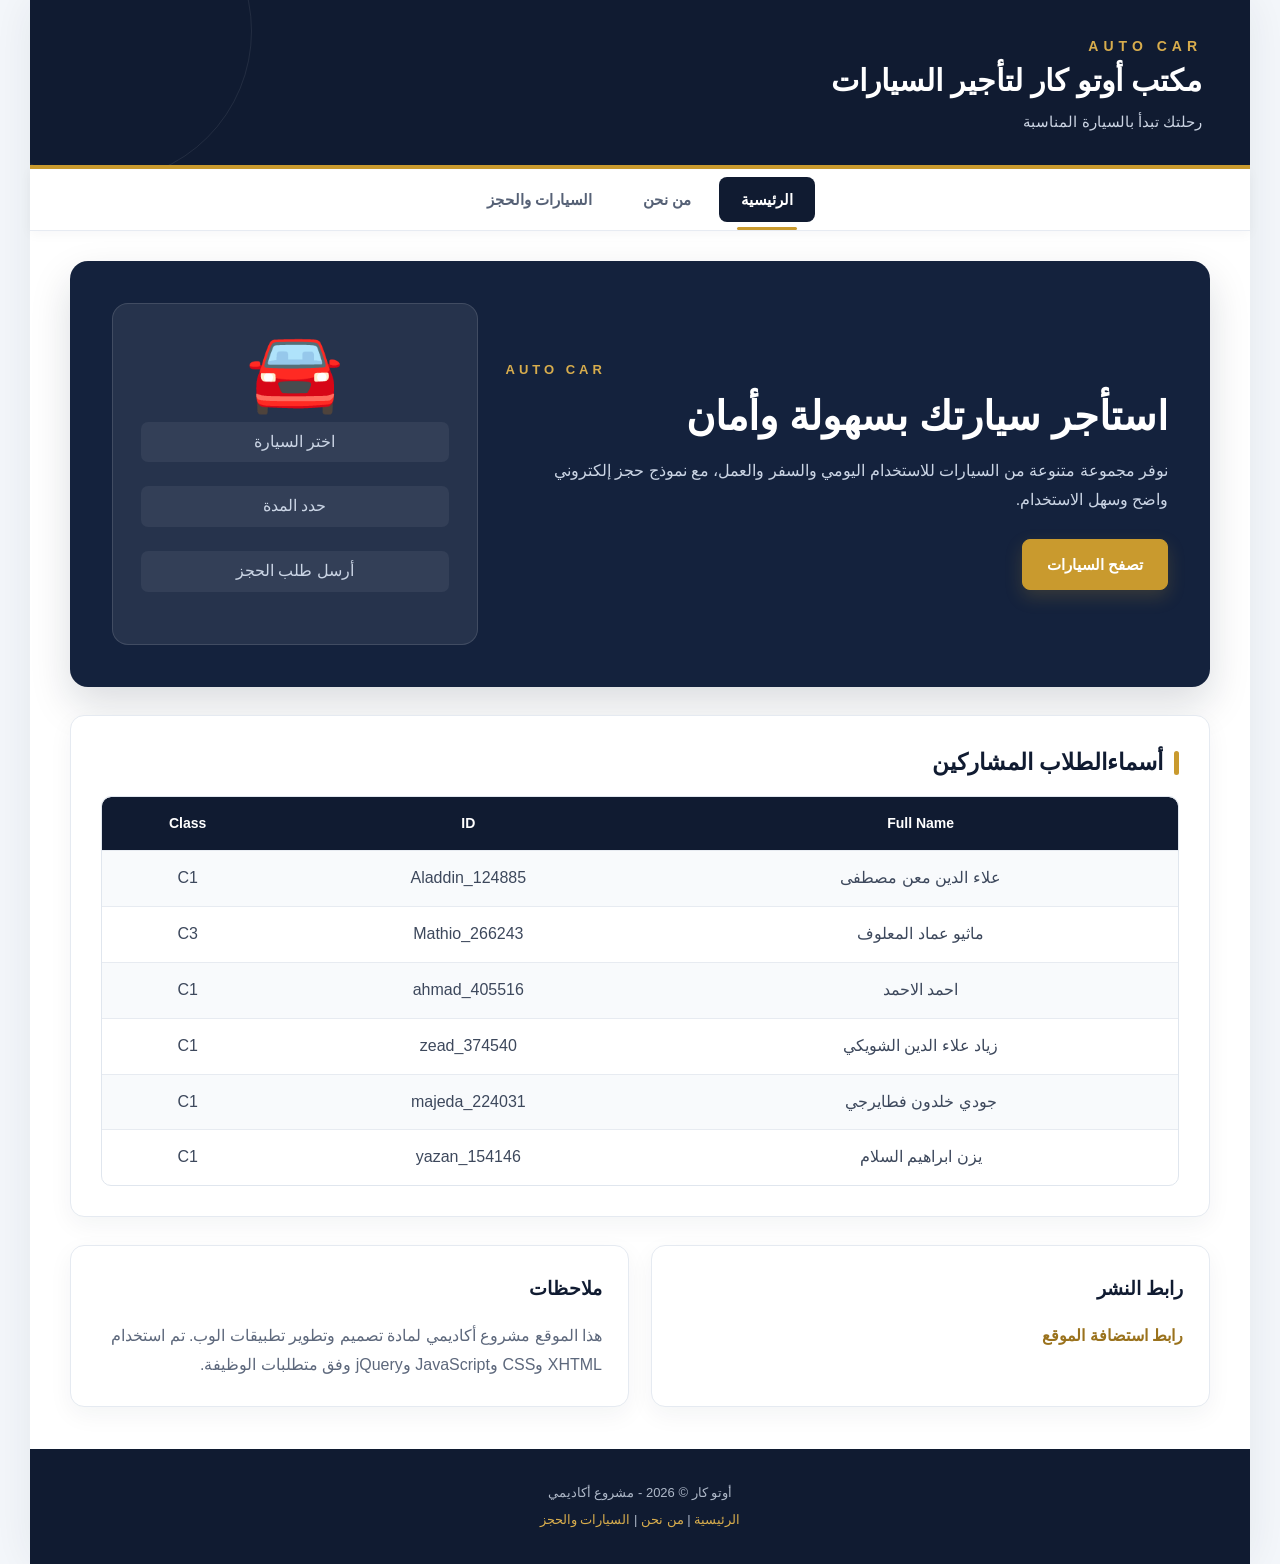
<file: index.html>
<?xml version="1.0" encoding="UTF-8"?>
<!DOCTYPE html PUBLIC "-//W3C//DTD XHTML 1.0 Strict//EN"
    "http://www.w3.org/TR/xhtml1/DTD/xhtml1-strict.dtd">
<html xmlns="http://www.w3.org/1999/xhtml" xml:lang="ar" lang="ar" dir="rtl">
<head>
    <meta http-equiv="Content-Type" content="text/html; charset=UTF-8" />
    <title>أوتو كار - تأجير السيارات</title>
    <link rel="stylesheet" type="text/css" href="style.css" />
</head>
<body>
    <div class="page">
        <div class="header">
            <div class="brand">AUTO CAR</div>
            <div class="brand-ar">مكتب أوتو كار لتأجير السيارات</div>
            <div class="tagline">رحلتك تبدأ بالسيارة المناسبة</div>
        </div>

        <div class="nav">
            <a class="active" href="home.html">الرئيسية</a>
            <a href="AboutUs.html">من نحن</a>
            <a href="Cars.html">السيارات والحجز</a>
        </div>

        <div class="hero">
            <div class="hero-text">
                <p class="eyebrow">AUTO CAR</p>
                <h1>استأجر سيارتك بسهولة وأمان</h1>
                <p>
                    نوفر مجموعة متنوعة من السيارات للاستخدام اليومي والسفر والعمل،
                    مع نموذج حجز إلكتروني واضح وسهل الاستخدام.
                </p>
                <a class="button" href="Cars.html">تصفح السيارات</a>
            </div>
            <div class="hero-card">
                <div class="hero-car">🚘</div>
                <p>اختر السيارة</p>
                <p>حدد المدة</p>
                <p>أرسل طلب الحجز</p>
            </div>
        </div>

        <div class="section">
            <h2>أسماءالطلاب المشاركين</h2>
          
            <table class="group-table">
                <tr>
                    <th>Full Name</th>
                    <th>ID</th>
                    <th>Class</th>
                </tr>
                <tr>
                    <td>علاء الدين معن مصطفى</td>
                    <td>Aladdin_124885</td>
                    <td>C1</td>
                </tr>
                <tr>
                    <td>ماثيو عماد المعلوف </td>
                    <td>Mathio_266243</td>
                    <td>C3</td>
                </tr>
                <tr>
                    <td>احمد الاحمد</td>
                    <td>ahmad_405516</td>
                    <td>C1</td>
                </tr>
                <tr>
                <td>زياد علاء الدين الشويكي </td>
                <td> zead_374540</td>
                <td> C1 </td>
                </tr>
               <tr> 
                <td>جودي خلدون فطايرجي </td>
                <td> majeda_224031</td>
                <td> C1 </td>
              </tr>
            <tr> 
                <td>يزن ابراهيم السلام </td>
                <td> yazan_154146</td>
                <td> C1 </td>
            </tr>
            </table>
        </div>

        <div class="info-grid">
            <div class="info-box">
                <h3>رابط النشر</h3>
                <p>
                    <a href="https://example.com" target="_blank"> رابط استضافة الموقع </a>
                </p>
            </div>
            <div class="info-box">
                <h3>ملاحظات</h3>
                <p>
                    هذا الموقع مشروع أكاديمي لمادة تصميم وتطوير تطبيقات الوب.
                    تم استخدام XHTML وCSS وJavaScript وjQuery وفق متطلبات الوظيفة.
                </p>
            </div>
        </div>

        <div class="footer">
            <p>أوتو كار &copy; 2026 - مشروع أكاديمي</p>
            <p><a href="home.html">الرئيسية</a> | <a href="AboutUs.html">من نحن</a> | <a href="Cars.html">السيارات والحجز</a></p>
        </div>
    </div>
</body>
</html>
</file>
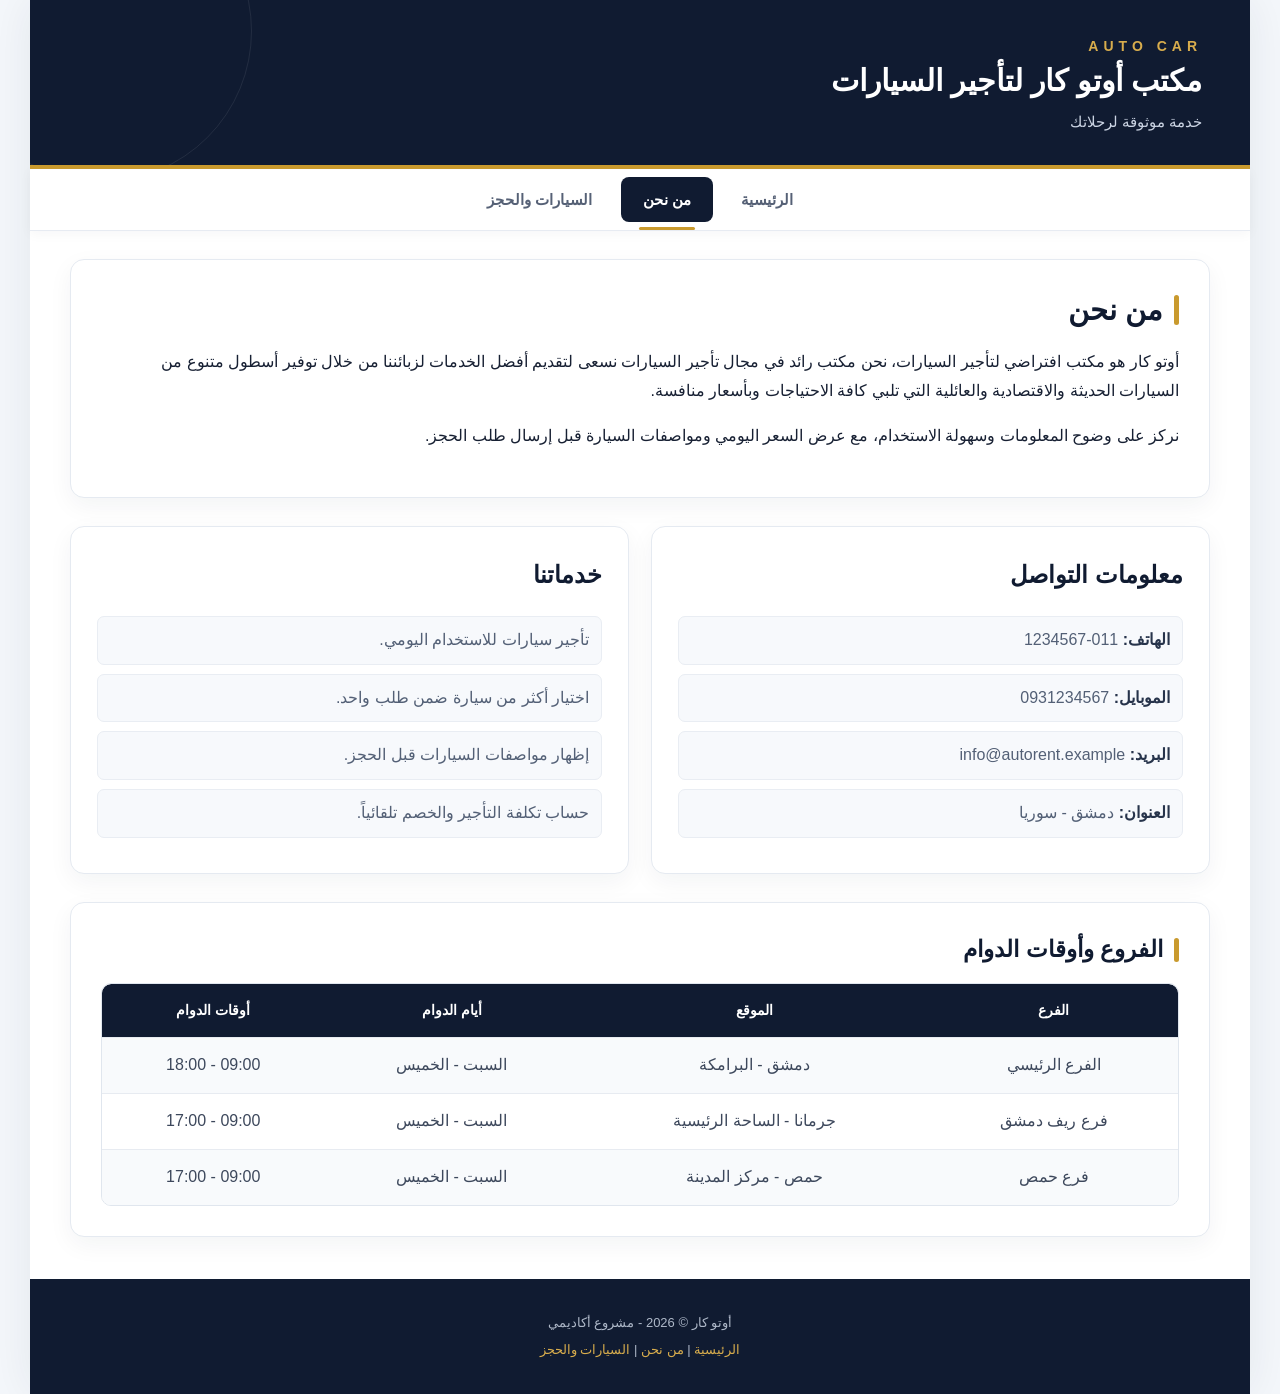
<file: AboutUs.html>
<?xml version="1.0" encoding="UTF-8"?>
<!DOCTYPE html PUBLIC "-//W3C//DTD XHTML 1.0 Strict//EN"
    "http://www.w3.org/TR/xhtml1/DTD/xhtml1-strict.dtd">
<html xmlns="http://www.w3.org/1999/xhtml" xml:lang="ar" lang="ar" dir="rtl">
<head>
    <meta http-equiv="Content-Type" content="text/html; charset=UTF-8" />
    <title>من نحن - أوتو كار</title>
    <link rel="stylesheet" type="text/css" href="style.css" />
</head>
<body>
    <div class="page">
        <div class="header">
            <div class="brand">AUTO CAR</div>
            <div class="brand-ar">مكتب أوتو كار لتأجير السيارات</div>
            <div class="tagline">خدمة موثوقة لرحلاتك</div>
        </div>

        <div class="nav">
            <a href="home.html">الرئيسية</a>
            <a class="active" href="AboutUs.html">من نحن</a>
            <a href="Cars.html">السيارات والحجز</a>
        </div>

        <div class="section">
            <h1>من نحن</h1>
            <p>
                أوتو كار هو مكتب افتراضي لتأجير السيارات،
                 نحن مكتب رائد في مجال تأجير السيارات نسعى لتقديم أفضل الخدمات لزبائننا من خلال 
                 توفير أسطول متنوع من السيارات الحديثة والاقتصادية والعائلية التي تلبي كافة الاحتياجات وبأسعار منافسة.</p>
            <p>
                نركز على وضوح المعلومات وسهولة الاستخدام، مع عرض السعر اليومي
                ومواصفات السيارة قبل إرسال طلب الحجز.
            </p>
        </div>

        <div class="info-grid">
            <div class="info-box">
                <h2>معلومات التواصل</h2>
                <ul class="clean-list">
                    <li><strong>الهاتف:</strong> 011-1234567</li>
                    <li><strong>الموبايل:</strong> 0931234567</li>
                    <li><strong>البريد:</strong> info@autorent.example</li>
                    <li><strong>العنوان:</strong> دمشق - سوريا</li>
                </ul>
            </div>
            <div class="info-box">
                <h2>خدماتنا</h2>
                <ul class="clean-list">
                    <li>تأجير سيارات للاستخدام اليومي.</li>
                    <li>اختيار أكثر من سيارة ضمن طلب واحد.</li>
                    <li>إظهار مواصفات السيارات قبل الحجز.</li>
                    <li>حساب تكلفة التأجير والخصم تلقائياً.</li>
                </ul>
            </div>
        </div>

        <div class="section">
            <h2>الفروع وأوقات الدوام</h2>
            <table class="group-table">
                <tr>
                    <th>الفرع</th>
                    <th>الموقع</th>
                    <th>أيام الدوام</th>
                    <th>أوقات الدوام</th>
                </tr>
                <tr>
                    <td>الفرع الرئيسي</td>
                    <td>دمشق - البرامكة</td>
                    <td>السبت - الخميس</td>
                    <td>09:00 - 18:00</td>
                </tr>
                <tr>
                    <td>فرع ريف دمشق</td>
                    <td>جرمانا - الساحة الرئيسية</td>
                    <td>السبت - الخميس</td>
                    <td>09:00 - 17:00</td>
                </tr>
                <tr>
                    <td>فرع حمص</td>
                    <td>حمص - مركز المدينة</td>
                    <td>السبت - الخميس</td>
                    <td>09:00 - 17:00</td>
                </tr>
            </table>
        </div>

        <div class="footer">
            <p>أوتو كار &copy; 2026 - مشروع أكاديمي</p>
            <p><a href="home.html">الرئيسية</a> | <a href="AboutUs.html">من نحن</a> | <a href="Cars.html">السيارات والحجز</a></p>
        </div>
    </div>
</body>
</html>
</file>
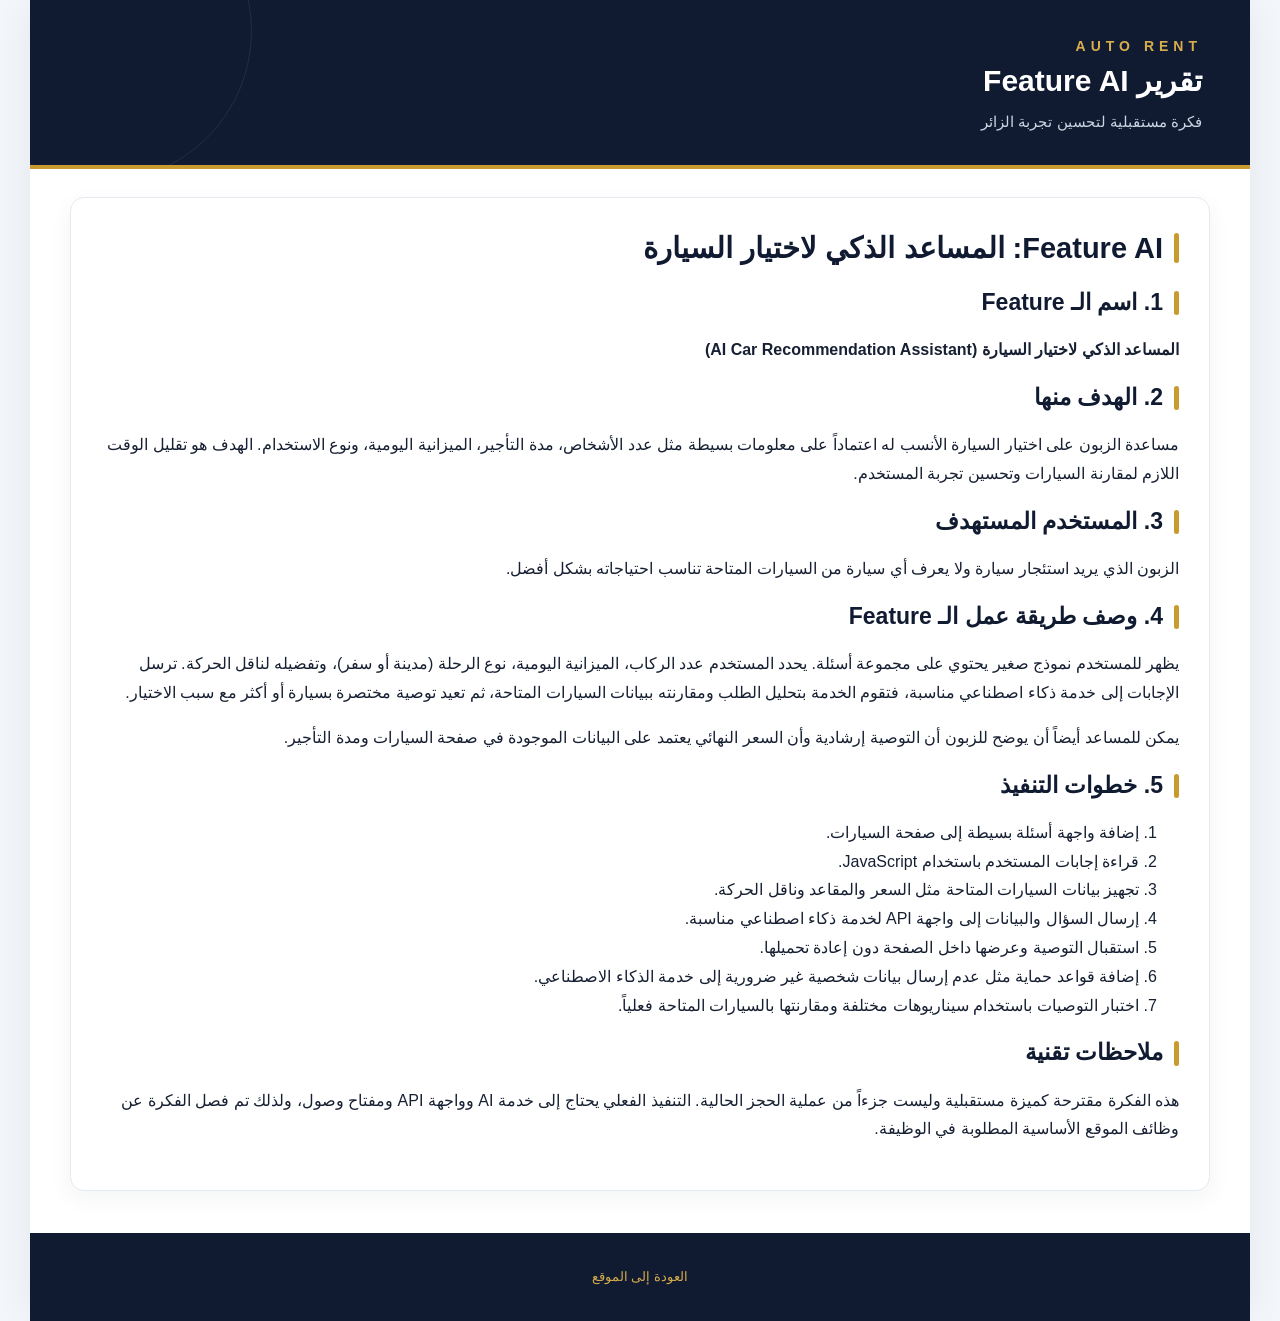
<file: AI_Feature_Report.html>
<?xml version="1.0" encoding="UTF-8"?>
<!DOCTYPE html PUBLIC "-//W3C//DTD XHTML 1.0 Strict//EN"
    "http://www.w3.org/TR/xhtml1/DTD/xhtml1-strict.dtd">
<html xmlns="http://www.w3.org/1999/xhtml" xml:lang="ar" lang="ar" dir="rtl">
<head>
    <meta http-equiv="Content-Type" content="text/html; charset=UTF-8" />
    <title>تقرير Feature AI - أوتو رنت</title>
    <link rel="stylesheet" type="text/css" href="style.css" />
</head>
<body>
    <div class="page">
        <div class="header">
            <div class="brand">AUTO RENT</div>
            <div class="brand-ar">تقرير Feature AI</div>
            <div class="tagline">فكرة مستقبلية لتحسين تجربة الزائر</div>
        </div>

        <div class="section">
            <h1>Feature AI: المساعد الذكي لاختيار السيارة</h1>

            <h2>1. اسم الـ Feature</h2>
            <p><strong>المساعد الذكي لاختيار السيارة (AI Car Recommendation Assistant)</strong></p>

            <h2>2. الهدف منها</h2>
            <p>
                مساعدة الزبون على اختيار السيارة الأنسب له اعتماداً على معلومات
                بسيطة مثل عدد الأشخاص، مدة التأجير، الميزانية اليومية، ونوع الاستخدام.
                الهدف هو تقليل الوقت اللازم لمقارنة السيارات وتحسين تجربة المستخدم.
            </p>

            <h2>3. المستخدم المستهدف</h2>
            <p>
                الزبون الذي يريد استئجار سيارة ولا يعرف أي سيارة من السيارات المتاحة
                تناسب احتياجاته بشكل أفضل.
            </p>

            <h2>4. وصف طريقة عمل الـ Feature</h2>
            <p>
                يظهر للمستخدم نموذج صغير يحتوي على مجموعة أسئلة. يحدد المستخدم عدد
                الركاب، الميزانية اليومية، نوع الرحلة (مدينة أو سفر)، وتفضيله لناقل
                الحركة. ترسل الإجابات إلى خدمة ذكاء اصطناعي مناسبة، فتقوم الخدمة
                بتحليل الطلب ومقارنته ببيانات السيارات المتاحة، ثم تعيد توصية مختصرة
                بسيارة أو أكثر مع سبب الاختيار.
            </p>
            <p>
                يمكن للمساعد أيضاً أن يوضح للزبون أن التوصية إرشادية وأن السعر النهائي
                يعتمد على البيانات الموجودة في صفحة السيارات ومدة التأجير.
            </p>

            <h2>5. خطوات التنفيذ</h2>
            <ol>
                <li>إضافة واجهة أسئلة بسيطة إلى صفحة السيارات.</li>
                <li>قراءة إجابات المستخدم باستخدام JavaScript.</li>
                <li>تجهيز بيانات السيارات المتاحة مثل السعر والمقاعد وناقل الحركة.</li>
                <li>إرسال السؤال والبيانات إلى واجهة API لخدمة ذكاء اصطناعي مناسبة.</li>
                <li>استقبال التوصية وعرضها داخل الصفحة دون إعادة تحميلها.</li>
                <li>إضافة قواعد حماية مثل عدم إرسال بيانات شخصية غير ضرورية إلى خدمة الذكاء الاصطناعي.</li>
                <li>اختبار التوصيات باستخدام سيناريوهات مختلفة ومقارنتها بالسيارات المتاحة فعلياً.</li>
            </ol>

            <h2>ملاحظات تقنية</h2>
            <p>
                هذه الفكرة مقترحة كميزة مستقبلية وليست جزءاً من عملية الحجز الحالية.
                التنفيذ الفعلي يحتاج إلى خدمة AI وواجهة API ومفتاح وصول، ولذلك تم فصل
                الفكرة عن وظائف الموقع الأساسية المطلوبة في الوظيفة.
            </p>
        </div>

        <div class="footer">
            <p><a href="home.html">العودة إلى الموقع</a></p>
        </div>
    </div>
</body>
</html>
</file>
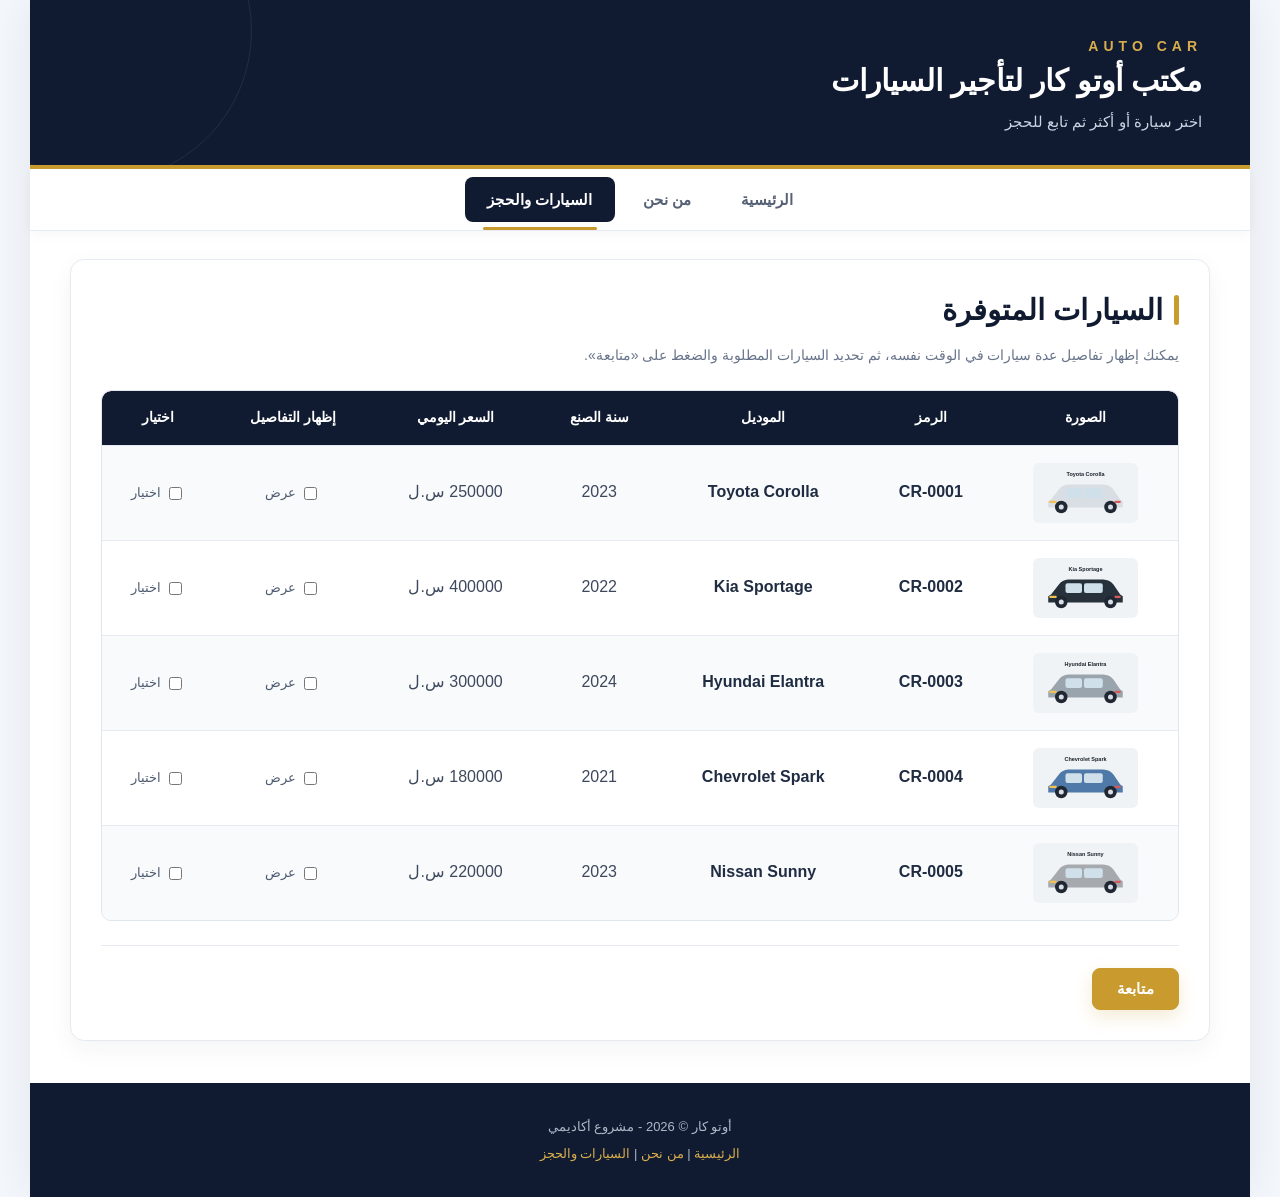
<file: Cars.html>
<?xml version="1.0" encoding="UTF-8"?>
<!DOCTYPE html PUBLIC "-//W3C//DTD XHTML 1.0 Strict//EN"
    "http://www.w3.org/TR/xhtml1/DTD/xhtml1-strict.dtd">
<html xmlns="http://www.w3.org/1999/xhtml" xml:lang="ar" lang="ar" dir="rtl">
<head>
    <meta http-equiv="Content-Type" content="text/html; charset=UTF-8" />
    <title>السيارات والحجز - أوتو كار</title>
    <link rel="stylesheet" type="text/css" href="style.css" />
</head>
<body>
    <div class="page">
        <div class="header">
            <div class="brand">AUTO CAR</div>
            <div class="brand-ar">مكتب أوتو كار لتأجير السيارات</div>
            <div class="tagline">اختر سيارة أو أكثر ثم تابع للحجز</div>
        </div>

        <div class="nav">
            <a href="home.html">الرئيسية</a>
            <a href="AboutUs.html">من نحن</a>
            <a class="active" href="Cars.html">السيارات والحجز</a>
        </div>

        <div class="section">
            <h1>السيارات المتوفرة</h1>
            <p class="note">يمكنك إظهار تفاصيل عدة سيارات في الوقت نفسه، ثم تحديد السيارات المطلوبة والضغط على «متابعة».</p>

            <table class="cars-table">
                <tr>
                    <th>الصورة</th>
                    <th>الرمز</th>
                    <th>الموديل</th>
                    <th>سنة الصنع</th>
                    <th>السعر اليومي</th>
                    <th>إظهار التفاصيل</th>
                    <th>اختيار</th>
                </tr>

                <tr>
                    <td><img src="car1.svg" alt="Toyota Corolla" class="car-image" /></td>
                    <td>CR-0001</td>
                    <td>Toyota Corolla</td>
                    <td>2023</td>
                    <td>250000 س.ل</td>
                    <td>
                        <input type="checkbox" class="details-toggle" id="details1" />
                        <label for="details1">عرض</label>
                        <div class="car-details">
                            <strong>نوع الوقود:</strong> بنزين<br />
                            <strong>ناقل الحركة:</strong> أوتوماتيك<br />
                            <strong>عدد المقاعد:</strong> 5<br />
                            <strong>عداد الكيلومترات:</strong> 32000 كم<br />
                            <strong>اللون:</strong> أبيض
                        </div>
                    </td>
                    <td>
                        <input type="checkbox" class="car-select" id="car1" value="CR-001" />
                        <label for="car1">اختيار</label>
                    </td>
                </tr>

                <tr>
                    <td><img src="car2.svg" alt="Kia Sportage" class="car-image" /></td>
                    <td>CR-0002</td>
                    <td>Kia Sportage</td>
                    <td>2022</td>
                    <td>400000 س.ل</td>
                    <td>
                        <input type="checkbox" class="details-toggle" id="details2" />
                        <label for="details2">عرض</label>
                        <div class="car-details">
                            <strong>نوع الوقود:</strong> بنزين<br />
                            <strong>ناقل الحركة:</strong> أوتوماتيك<br />
                            <strong>عدد المقاعد:</strong> 5<br />
                            <strong>عداد الكيلومترات:</strong> 41000 كم<br />
                            <strong>اللون:</strong> أسود
                        </div>
                    </td>
                    <td>
                        <input type="checkbox" class="car-select" id="car2" value="CR-002" />
                        <label for="car2">اختيار</label>
                    </td>
                </tr>

                <tr>
                    <td><img src="car3.svg" alt="Hyundai Elantra" class="car-image" /></td>
                    <td>CR-0003</td>
                    <td>Hyundai Elantra</td>
                    <td>2024</td>
                    <td>300000 س.ل</td>
                    <td>
                        <input type="checkbox" class="details-toggle" id="details3" />
                        <label for="details3">عرض</label>
                        <div class="car-details">
                            <strong>نوع الوقود:</strong> بنزين<br />
                            <strong>ناقل الحركة:</strong> أوتوماتيك<br />
                            <strong>عدد المقاعد:</strong> 5<br />
                            <strong>عداد الكيلومترات:</strong> 18000 كم<br />
                            <strong>اللون:</strong> رمادي
                        </div>
                    </td>
                    <td>
                        <input type="checkbox" class="car-select" id="car3" value="CR-003" />
                        <label for="car3">اختيار</label>
                    </td>
                </tr>

                <tr>
                    <td><img src="car4.svg" alt="Chevrolet Spark" class="car-image" /></td>
                    <td>CR-0004</td>
                    <td>Chevrolet Spark</td>
                    <td>2021</td>
                    <td>180000 س.ل</td>
                    <td>
                        <input type="checkbox" class="details-toggle" id="details4" />
                        <label for="details4">عرض</label>
                        <div class="car-details">
                            <strong>نوع الوقود:</strong> بنزين<br />
                            <strong>ناقل الحركة:</strong> يدوي<br />
                            <strong>عدد المقاعد:</strong> 4<br />
                            <strong>عداد الكيلومترات:</strong> 55000 كم<br />
                            <strong>اللون:</strong> أزرق
                        </div>
                    </td>
                    <td>
                        <input type="checkbox" class="car-select" id="car4" value="CR-004" />
                        <label for="car4">اختيار</label>
                    </td>
                </tr>

                <tr>
                    <td><img src="car5.svg" alt="Nissan Sunny" class="car-image" /></td>
                    <td>CR-0005</td>
                    <td>Nissan Sunny</td>
                    <td>2023</td>
                    <td>220000 س.ل</td>
                    <td>
                        <input type="checkbox" class="details-toggle" id="details5" />
                        <label for="details5">عرض</label>
                        <div class="car-details">
                            <strong>نوع الوقود:</strong> بنزين<br />
                            <strong>ناقل الحركة:</strong> أوتوماتيك<br />
                            <strong>عدد المقاعد:</strong> 5<br />
                            <strong>عداد الكيلومترات:</strong> 29000 كم<br />
                            <strong>اللون:</strong> فضي
                        </div>
                    </td>
                    <td>
                        <input type="checkbox" class="car-select" id="car5" value="CR-005" />
                        <label for="car5">اختيار</label>
                    </td>
                </tr>
            </table>

            <div class="continue-area">
                <button type="button" id="continueButton" class="button">متابعة</button>
                <p id="selectionMessage" class="error-message"></p>
            </div>
        </div>

        <div id="bookingSection" class="section hidden">
            <h2>نموذج طلب الحجز</h2>
            <p>السيارات المختارة: <span id="selectedCarsText">-</span></p>

            <form id="bookingForm" action="#" method="post">
                <fieldset>
                    <legend>بيانات مقدم الطلب</legend>

                    <div class="form-row">
                        <label for="fullName">الاسم الكامل <span class="required">*</span></label>
                        <input type="text" id="fullName" name="fullName" />
                        <span id="fullNameError" class="field-error"></span>
                    </div>

                    <div class="form-row">
                        <label for="nationalId">الرقم الوطني <span class="required">*</span></label>
                        <input type="text" id="nationalId" name="nationalId" maxlength="11" />
                        <span class="hint">11 خانة، وأول خانتين من 01 إلى 14.</span>
                        <span id="nationalIdError" class="field-error"></span>
                    </div>

                    <div class="form-row">
                        <label for="startDate">تاريخ بداية التأجير <span class="required">*</span></label>
                        <input type="text" id="startDate" name="startDate" maxlength="10" placeholder="dd-mm-yyyy" />
                        <span id="startDateError" class="field-error"></span>
                    </div>

                    <div class="form-row">
                        <label for="endDate">تاريخ نهاية التأجير <span class="required">*</span></label>
                        <input type="text" id="endDate" name="endDate" maxlength="10" placeholder="dd-mm-yyyy" />
                        <span id="endDateError" class="field-error"></span>
                    </div>

                    <div class="form-row">
                        <label for="mobile">رقم الموبايل</label>
                        <input type="text" id="mobile" name="mobile" maxlength="10" />
                        <span class="hint">مثال: 0931234567</span>
                        <span id="mobileError" class="field-error"></span>
                    </div>

                    <div class="form-row">
                        <label for="email">البريد الإلكتروني</label>
                        <input type="text" id="email" name="email" />
                        <span id="emailError" class="field-error"></span>
                    </div>

                    <div class="form-actions">
                        <button type="submit" class="button">إرسال</button>
                        <button type="reset" id="resetButton" class="button secondary">مسح</button>
                    </div>
                </fieldset>
            </form>
        </div>

        <div id="resultBox" class="result-box hidden"></div>

        <div class="footer">
            <p>أوتو كار &copy; 2026 - مشروع أكاديمي</p>
            <p><a href="home.html">الرئيسية</a> | <a href="AboutUs.html">من نحن</a> | <a href="Cars.html">السيارات والحجز</a></p>
        </div>
    </div>

    <script type="text/javascript" src="https://code.jquery.com/jquery-3.7.1.min.js"></script>
    <script type="text/javascript" src="myFunctions.js"></script>
</body>
</html>
</file>
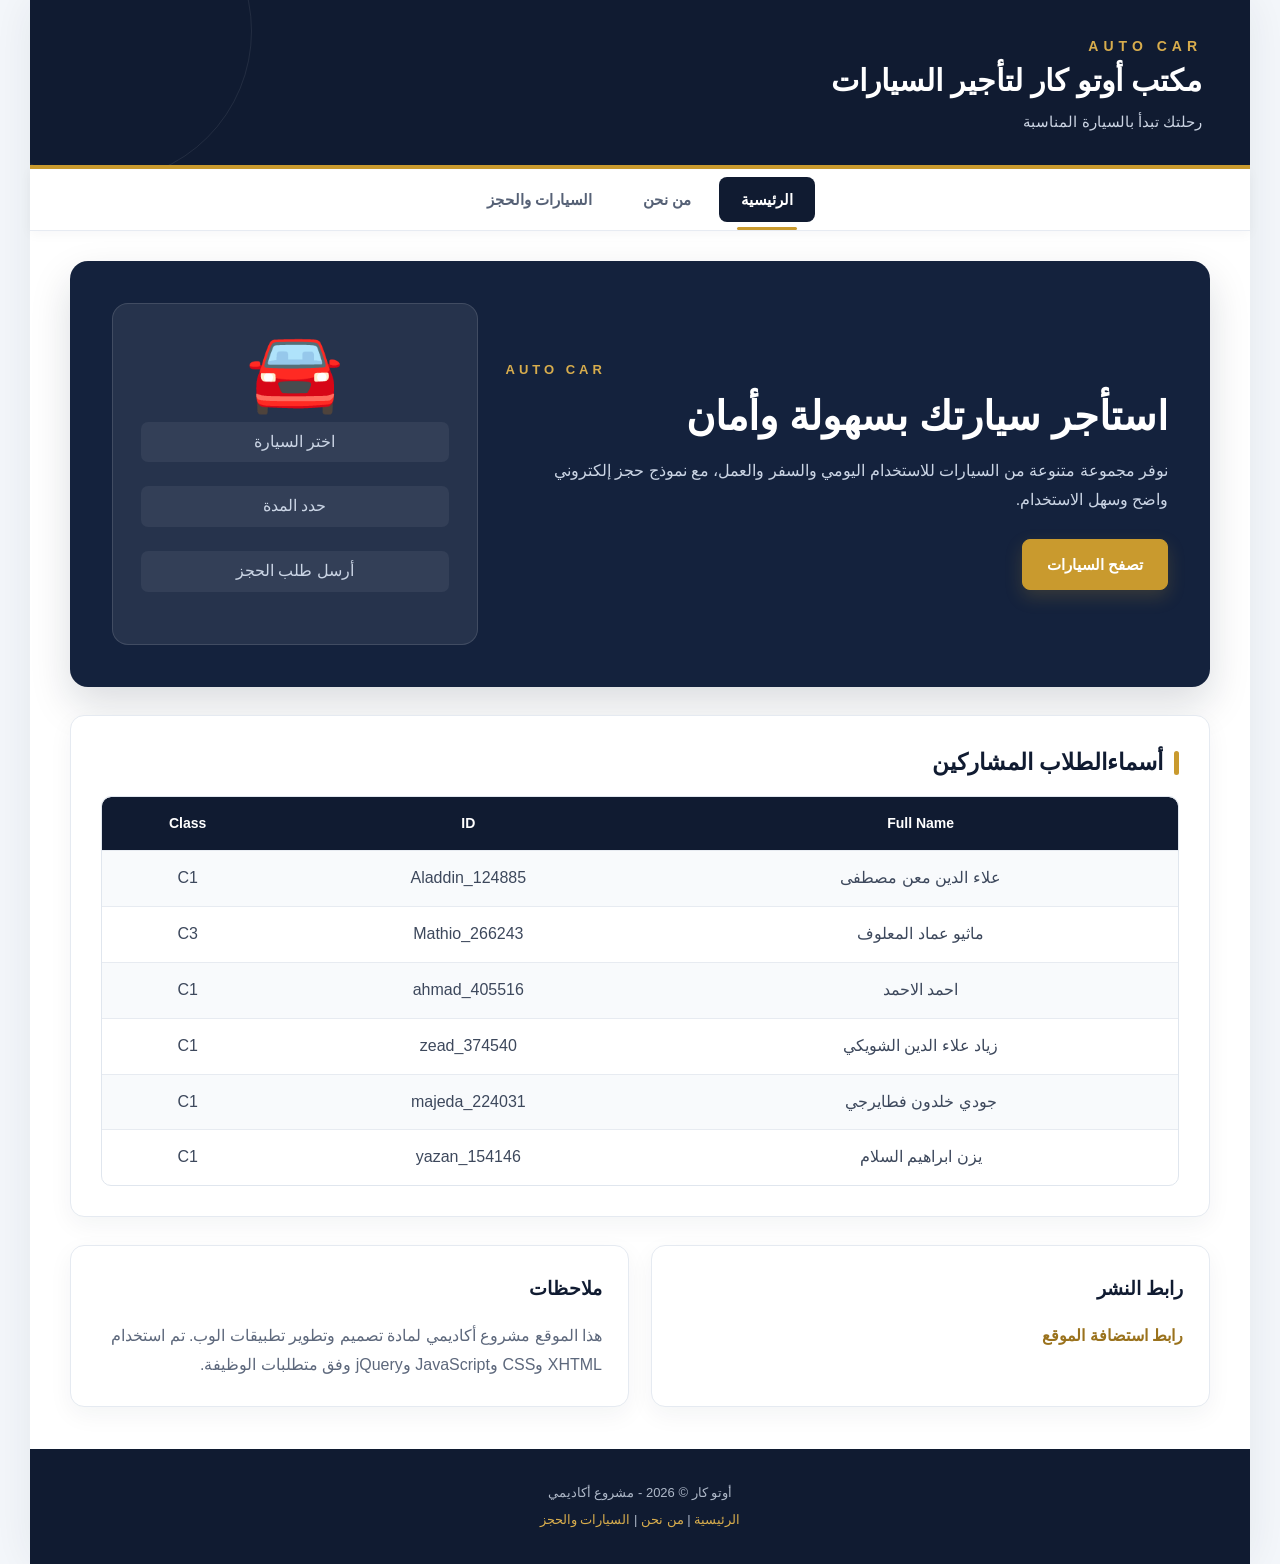
<file: home.html>
<?xml version="1.0" encoding="UTF-8"?>
<!DOCTYPE html PUBLIC "-//W3C//DTD XHTML 1.0 Strict//EN"
    "http://www.w3.org/TR/xhtml1/DTD/xhtml1-strict.dtd">
<html xmlns="http://www.w3.org/1999/xhtml" xml:lang="ar" lang="ar" dir="rtl">
<head>
    <meta http-equiv="Content-Type" content="text/html; charset=UTF-8" />
    <title>أوتو كار - تأجير السيارات</title>
    <link rel="stylesheet" type="text/css" href="style.css" />
</head>
<body>
    <div class="page">
        <div class="header">
            <div class="brand">AUTO CAR</div>
            <div class="brand-ar">مكتب أوتو كار لتأجير السيارات</div>
            <div class="tagline">رحلتك تبدأ بالسيارة المناسبة</div>
        </div>

        <div class="nav">
            <a class="active" href="home.html">الرئيسية</a>
            <a href="AboutUs.html">من نحن</a>
            <a href="Cars.html">السيارات والحجز</a>
        </div>

        <div class="hero">
            <div class="hero-text">
                <p class="eyebrow">AUTO CAR</p>
                <h1>استأجر سيارتك بسهولة وأمان</h1>
                <p>
                    نوفر مجموعة متنوعة من السيارات للاستخدام اليومي والسفر والعمل،
                    مع نموذج حجز إلكتروني واضح وسهل الاستخدام.
                </p>
                <a class="button" href="Cars.html">تصفح السيارات</a>
            </div>
            <div class="hero-card">
                <div class="hero-car">🚘</div>
                <p>اختر السيارة</p>
                <p>حدد المدة</p>
                <p>أرسل طلب الحجز</p>
            </div>
        </div>

        <div class="section">
            <h2>أسماءالطلاب المشاركين</h2>
          
            <table class="group-table">
                <tr>
                    <th>Full Name</th>
                    <th>ID</th>
                    <th>Class</th>
                </tr>
                <tr>
                    <td>علاء الدين معن مصطفى</td>
                    <td>Aladdin_124885</td>
                    <td>C1</td>
                </tr>
                <tr>
                    <td>ماثيو عماد المعلوف </td>
                    <td>Mathio_266243</td>
                    <td>C3</td>
                </tr>
                <tr>
                    <td>احمد الاحمد</td>
                    <td>ahmad_405516</td>
                    <td>C1</td>
                </tr>
                <tr>
                <td>زياد علاء الدين الشويكي </td>
                <td> zead_374540</td>
                <td> C1 </td>
                </tr>
               <tr> 
                <td>جودي خلدون فطايرجي </td>
                <td> majeda_224031</td>
                <td> C1 </td>
              </tr>
            <tr> 
                <td>يزن ابراهيم السلام </td>
                <td> yazan_154146</td>
                <td> C1 </td>
            </tr>
            </table>
        </div>

        <div class="info-grid">
            <div class="info-box">
                <h3>رابط النشر</h3>
                <p>
                    <a href="https://example.com" target="_blank"> رابط استضافة الموقع </a>
                </p>
            </div>
            <div class="info-box">
                <h3>ملاحظات</h3>
                <p>
                    هذا الموقع مشروع أكاديمي لمادة تصميم وتطوير تطبيقات الوب.
                    تم استخدام XHTML وCSS وJavaScript وjQuery وفق متطلبات الوظيفة.
                </p>
            </div>
        </div>

        <div class="footer">
            <p>أوتو كار &copy; 2026 - مشروع أكاديمي</p>
            <p><a href="home.html">الرئيسية</a> | <a href="AboutUs.html">من نحن</a> | <a href="Cars.html">السيارات والحجز</a></p>
        </div>
    </div>
</body>
</html>
</file>
<file: style.css>
@charset "UTF-8";

* {
    box-sizing: border-box;
}

html {
    min-height: 100%;
    scroll-behavior: smooth;
}

body {
    margin: 0;
    min-height: 100%;
    background: #f4f7fb;
    color: #172033;
    font-family: Tahoma, Arial, "Segoe UI", sans-serif;
    font-size: 16px;
    line-height: 1.8;
}

a {
    color: inherit;
    text-decoration: none;
}

a:focus,
button:focus,
input:focus {
    outline: 3px solid rgba(202, 153, 45, 0.28);
    outline-offset: 2px;
}

.page {
    width: 100%;
    max-width: 1220px;
    min-height: 100vh;
    margin: 0 auto;
    background: #ffffff;
    box-shadow: 0 0 45px rgba(20, 32, 55, 0.08);
}

/* ---------- Header ---------- */

.header {
    position: relative;
    overflow: hidden;
    padding: 34px 48px 30px;
    color: #ffffff;
    text-align: right;
    background: #101b31;
    border-bottom: 4px solid #c99a2e;
}

.header:after {
    content: "";
    position: absolute;
    left: -80px;
    top: -120px;
    width: 300px;
    height: 300px;
    border: 1px solid rgba(255, 255, 255, 0.08);
    border-radius: 50%;
}

.brand {
    position: relative;
    z-index: 1;
    direction: ltr;
    color: #d8ad4d;
    font-size: 14px;
    font-weight: bold;
    letter-spacing: 5px;
}

.brand-ar {
    position: relative;
    z-index: 1;
    margin-top: 2px;
    font-size: 30px;
    font-weight: bold;
    line-height: 1.35;
}

.tagline {
    position: relative;
    z-index: 1;
    margin-top: 6px;
    color: #cbd4e3;
    font-size: 15px;
}

/* ---------- Navigation ---------- */

.nav {
    display: flex;
    align-items: center;
    justify-content: center;
    gap: 6px;
    min-height: 62px;
    padding: 8px 24px;
    background: #ffffff;
    border-bottom: 1px solid #e7ebf2;
    box-shadow: 0 3px 12px rgba(20, 32, 55, 0.04);
}

.nav a {
    position: relative;
    display: block;
    padding: 9px 22px;
    color: #566176;
    border-radius: 8px;
    font-size: 15px;
    font-weight: bold;
    transition: background 0.2s ease, color 0.2s ease;
}

.nav a:hover {
    color: #101b31;
    background: #f2f5f9;
}

.nav a.active {
    color: #ffffff;
    background: #101b31;
}

.nav a.active:after {
    content: "";
    position: absolute;
    right: 18px;
    bottom: -8px;
    left: 18px;
    height: 3px;
    background: #c99a2e;
    border-radius: 3px;
}

/* ---------- Hero ---------- */

.hero {
    display: grid;
    grid-template-columns: 1.45fr 0.8fr;
    gap: 28px;
    align-items: stretch;
    margin: 30px 40px 8px;
    padding: 42px;
    min-height: 350px;
    overflow: hidden;
    color: #ffffff;
    background: #14223d;
    border-radius: 18px;
    box-shadow: 0 18px 40px rgba(16, 27, 49, 0.15);
}

.hero-text {
    align-self: center;
}

.eyebrow {
    margin: 0 0 8px;
    color: #d8ad4d;
    font-size: 13px;
    font-weight: bold;
    letter-spacing: 4px;
    direction: ltr;
}

.hero h1 {
    margin: 0 0 14px;
    max-width: 650px;
    color: #ffffff;
    font-size: 40px;
    line-height: 1.35;
}

.hero p:not(.eyebrow) {
    max-width: 650px;
    margin: 0 0 24px;
    color: #cbd5e5;
    font-size: 16px;
}

.hero-card {
    display: flex;
    flex-direction: column;
    justify-content: center;
    align-items: center;
    padding: 28px;
    text-align: center;
    background: rgba(255, 255, 255, 0.08);
    border: 1px solid rgba(255, 255, 255, 0.12);
    border-radius: 16px;
}

.hero-car {
    margin-bottom: 12px;
    font-size: 78px;
    line-height: 1;
}

.hero-card p {
    width: 100%;
    margin: 4px 0;
    padding: 6px 12px;
    color: #ffffff;
    background: rgba(255, 255, 255, 0.06);
    border-radius: 7px;
}

/* ---------- Buttons ---------- */

.button {
    display: inline-block;
    padding: 11px 24px;
    color: #ffffff;
    background: #c99a2e;
    border: 1px solid #c99a2e;
    border-radius: 8px;
    font-family: inherit;
    font-size: 15px;
    font-weight: bold;
    cursor: pointer;
    box-shadow: 0 7px 18px rgba(201, 154, 46, 0.2);
    transition: transform 0.2s ease, background 0.2s ease, box-shadow 0.2s ease;
}

.button:hover {
    color: #ffffff;
    background: #ad8121;
    border-color: #ad8121;
    transform: translateY(-1px);
    box-shadow: 0 10px 22px rgba(201, 154, 46, 0.28);
}

.button.secondary {
    color: #334057;
    background: #eef2f7;
    border-color: #dce3ed;
    box-shadow: none;
}

.button.secondary:hover {
    color: #172033;
    background: #e3e8f0;
}

/* ---------- Main Sections ---------- */

.section {
    margin: 28px 40px;
    padding: 30px;
    background: #ffffff;
    border: 1px solid #e5eaf1;
    border-radius: 14px;
    box-shadow: 0 8px 24px rgba(25, 40, 65, 0.05);
}

.section h1,
.section h2 {
    position: relative;
    margin: 0 0 18px;
    padding-right: 16px;
    color: #101b31;
    line-height: 1.4;
}

.section h1 {
    font-size: 29px;
}

.section h2 {
    font-size: 23px;
}

.section h1:before,
.section h2:before {
    content: "";
    position: absolute;
    top: 5px;
    right: 0;
    width: 5px;
    height: 75%;
    min-height: 22px;
    background: #c99a2e;
    border-radius: 5px;
}

.note {
    margin: -5px 0 22px;
    color: #68748a;
    font-size: 14px;
}

.info-grid {
    display: grid;
    grid-template-columns: repeat(2, minmax(0, 1fr));
    gap: 22px;
    margin: 28px 40px;
}

.info-box {
    padding: 26px;
    background: #ffffff;
    border: 1px solid #e5eaf1;
    border-radius: 14px;
    box-shadow: 0 8px 24px rgba(25, 40, 65, 0.05);
}

.info-box h2,
.info-box h3 {
    margin-top: 0;
    color: #101b31;
}

.info-box h3 {
    margin-bottom: 8px;
    font-size: 19px;
}

.info-box p {
    margin-bottom: 0;
    color: #5d687c;
}

.info-box a {
    color: #9a721d;
    font-weight: bold;
}

.info-box a:hover {
    text-decoration: underline;
}

/* ---------- Tables ---------- */

.group-table,
.cars-table {
    width: 100%;
    border-collapse: separate;
    border-spacing: 0;
    overflow: hidden;
    border: 1px solid #e0e6ee;
    border-radius: 10px;
    background: #ffffff;
}

.group-table th,
.cars-table th {
    padding: 14px 12px;
    color: #ffffff;
    background: #101b31;
    border: 0;
    font-size: 14px;
    font-weight: bold;
}

.group-table td,
.cars-table td {
    padding: 13px 12px;
    color: #3d485c;
    text-align: center;
    border-top: 1px solid #e7ebf1;
    vertical-align: middle;
}

.group-table tr:nth-child(even) td,
.cars-table tr:nth-child(even) td {
    background: #f8fafc;
}

.group-table tr:hover td,
.cars-table tr:hover td {
    background: #f4f7fb;
}

.group-table tr:first-child th:first-child,
.cars-table tr:first-child th:first-child {
    border-top-right-radius: 9px;
}

.group-table tr:first-child th:last-child,
.cars-table tr:first-child th:last-child {
    border-top-left-radius: 9px;
}

/* ---------- Cars ---------- */

.cars-table {
    min-width: 920px;
}

.cars-table td:nth-child(2),
.cars-table td:nth-child(3) {
    font-weight: bold;
    color: #202c42;
}

.car-image {
    display: block;
    width: 105px;
    height: 68px;
    margin: 0 auto;
    object-fit: contain;
    transition: transform 0.2s ease;
}

.cars-table tr:hover .car-image {
    transform: scale(1.06);
}

.cars-table input[type="checkbox"] {
    accent-color: #c99a2e;
    vertical-align: middle;
}

.cars-table label {
    color: #4e5b70;
    font-size: 13px;
    cursor: pointer;
}

.car-details {
    display: none;
    margin-top: 12px;
    padding: 12px;
    color: #526075;
    background: #f5f7fa;
    border-right: 3px solid #c99a2e;
    border-radius: 7px;
    text-align: right;
    font-size: 13px;
    line-height: 1.9;
}

.continue-area {
    display: flex;
    align-items: center;
    gap: 18px;
    margin-top: 24px;
    padding-top: 22px;
    border-top: 1px solid #e7ebf1;
}

.error-message,
.field-error {
    color: #b42318;
    font-size: 13px;
    font-weight: bold;
}

.hidden {
    display: none;
}

/* ---------- Forms ---------- */

fieldset {
    margin: 0;
    padding: 25px;
    border: 1px solid #dfe5ed;
    border-radius: 12px;
    background: #fbfcfe;
}

legend {
    padding: 0 10px;
    color: #101b31;
    font-size: 18px;
    font-weight: bold;
}

.form-row {
    display: grid;
    grid-template-columns: 190px minmax(0, 1fr);
    align-items: center;
    gap: 14px;
    margin-bottom: 17px;
}

.form-row label {
    color: #2b374d;
    font-weight: bold;
}

.required {
    color: #b42318;
}

.form-row input[type="text"],
.form-row input[type="email"],
.form-row input[type="date"],
.form-row input[type="tel"],
.form-row input:not([type]) {
    width: 100%;
    min-height: 46px;
    padding: 9px 13px;
    color: #1e293b;
    background: #ffffff;
    border: 1px solid #cfd7e3;
    border-radius: 8px;
    font-family: inherit;
    font-size: 15px;
    transition: border-color 0.2s ease, box-shadow 0.2s ease;
}

.form-row input:focus {
    border-color: #c99a2e;
    box-shadow: 0 0 0 3px rgba(201, 154, 46, 0.12);
}

.hint {
    grid-column: 2;
    margin-top: -10px;
    color: #7a8597;
    font-size: 12px;
}

.field-error {
    grid-column: 2;
    margin-top: -9px;
}

.form-actions {
    display: flex;
    gap: 10px;
    margin-top: 25px;
    padding-top: 20px;
    border-top: 1px solid #e2e7ee;
}

/* ---------- Result ---------- */

.result-box {
    margin: 28px 40px;
    padding: 25px 28px;
    color: #1f3b2a;
    background: #f1f8f3;
    border: 1px solid #b9dec5;
    border-right: 5px solid #32824c;
    border-radius: 12px;
    box-shadow: 0 8px 22px rgba(33, 93, 54, 0.06);
}

.result-box h2 {
    margin-top: 0;
    color: #215c34;
}

.result-box p {
    margin: 7px 0;
}

/* ---------- Lists ---------- */

.clean-list {
    margin: 0;
    padding: 0;
    list-style: none;
}

.clean-list li {
    margin-bottom: 9px;
    padding: 9px 12px;
    color: #536076;
    background: #f7f9fc;
    border: 1px solid #e9edf3;
    border-radius: 7px;
}

.clean-list strong {
    color: #27344b;
}

/* ---------- Footer ---------- */

.footer {
    margin-top: 42px;
    padding: 28px 40px;
    color: #aeb8c8;
    background: #101b31;
    text-align: center;
    font-size: 13px;
}

.footer p {
    margin: 4px 0;
}

.footer a {
    color: #d8ad4d;
}

.footer a:hover {
    color: #ffffff;
    text-decoration: underline;
}

/* ---------- Responsive ---------- */

@media (max-width: 900px) {
    .hero {
        grid-template-columns: 1fr;
        margin: 22px;
        padding: 30px;
    }

    .hero h1 {
        font-size: 32px;
    }

    .hero-card {
        min-height: 190px;
    }

    .section {
        margin: 22px;
    }

    .info-grid {
        margin: 22px;
    }
}

@media (max-width: 700px) {
    body {
        font-size: 15px;
    }

    .header {
        padding: 25px 22px;
    }

    .brand-ar {
        font-size: 23px;
    }

    .nav {
        flex-direction: column;
        gap: 2px;
        padding: 10px 15px;
    }

    .nav a {
        width: 100%;
        padding: 8px 15px;
        text-align: center;
    }

    .nav a.active:after {
        right: 30%;
        left: 30%;
        bottom: 1px;
    }

    .hero {
        margin: 15px;
        padding: 24px;
        border-radius: 13px;
    }

    .hero h1 {
        font-size: 27px;
    }

    .hero-car {
        font-size: 62px;
    }

    .section {
        margin: 15px;
        padding: 21px;
    }

    .section h1 {
        font-size: 24px;
    }

    .section h2 {
        font-size: 20px;
    }

    .info-grid {
        grid-template-columns: 1fr;
        margin: 15px;
        gap: 15px;
    }

    .info-box {
        padding: 20px;
    }

    .cars-table,
    .group-table {
        font-size: 13px;
    }

    .cars-table {
        min-width: 760px;
    }

    .section:has(.cars-table) {
        overflow-x: auto;
    }

    .form-row {
        grid-template-columns: 1fr;
        gap: 6px;
    }

    .hint,
    .field-error {
        grid-column: 1;
    }

    .form-actions,
    .continue-area {
        flex-wrap: wrap;
    }

    .footer {
        padding: 24px 18px;
    }
}

/* Keep horizontal scrolling usable on narrow screens for wide car tables. */
@media (max-width: 760px) {
    .section {
        overflow-x: auto;
    }

    .section h1,
    .section h2,
    .section > p,
    .continue-area,
    .form-actions,
    fieldset {
        min-width: 0;
    }
}
</file>
